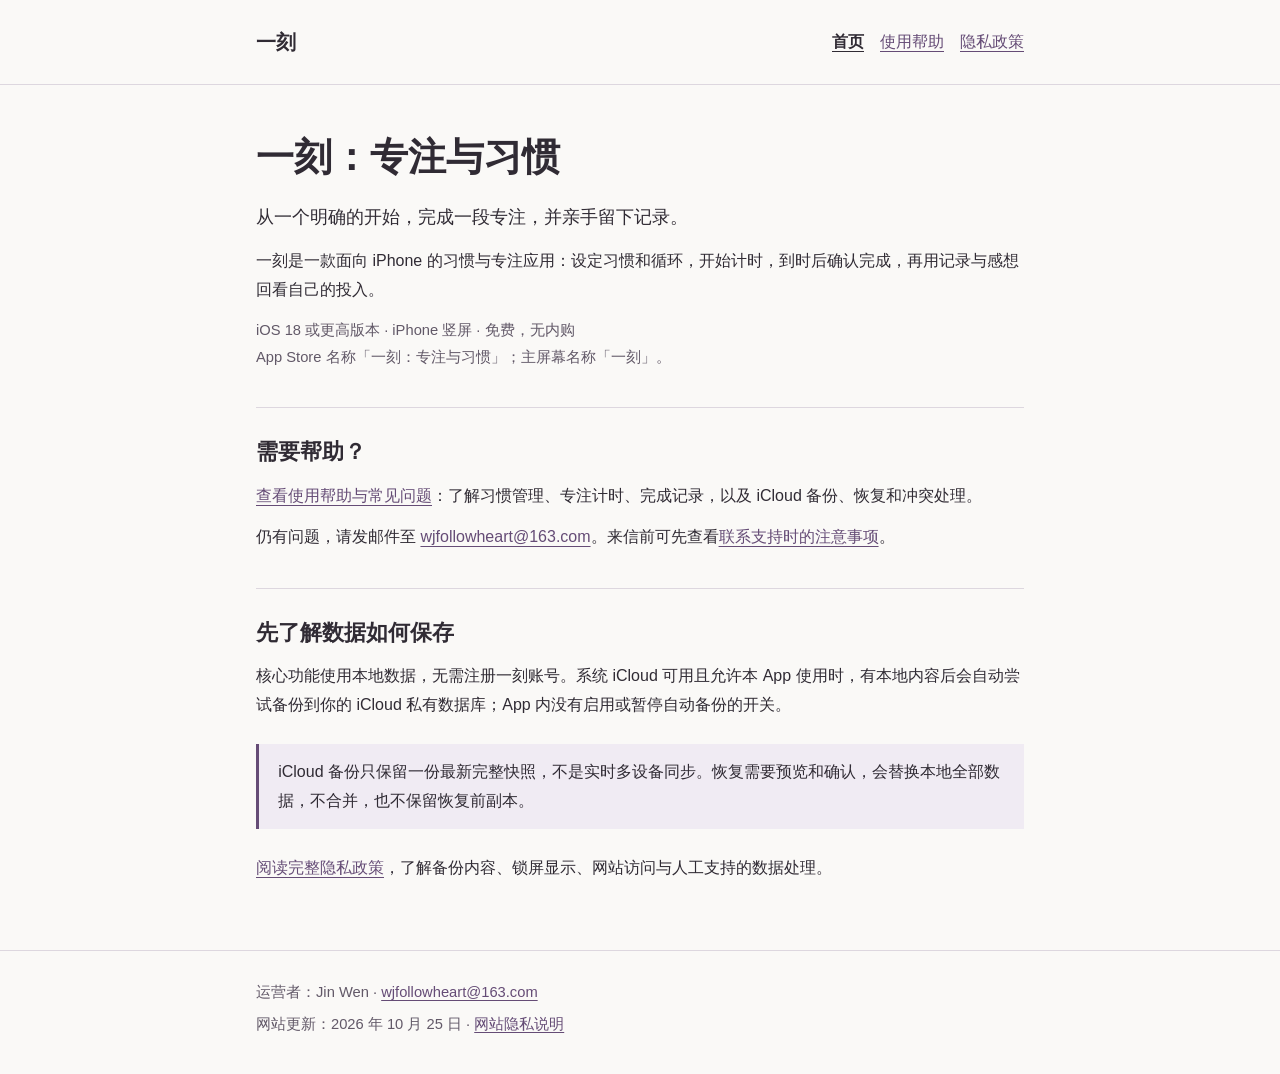
<file: index.html>
<!doctype html>
<html lang="zh-CN">
<head>
  <meta charset="utf-8">
  <meta name="viewport" content="width=device-width, initial-scale=1">
  <meta name="description" content="一刻：专注与习惯的官方支持网站，提供使用帮助、iCloud 备份与恢复说明及隐私政策。">
  <title>一刻：专注与习惯 · 支持网站</title>
  <link rel="stylesheet" href="styles.css">
</head>
<body>
  <a class="skip" href="#main">跳到正文</a>
  <header class="site-header">
    <div class="shell header-row">
      <a class="brand" href="index.html" aria-label="一刻，支持网站首页">一刻</a>
      <nav aria-label="主导航">
        <a href="index.html" aria-current="page">首页</a>
        <a href="support.html">使用帮助</a>
        <a href="privacy.html">隐私政策</a>
      </nav>
    </div>
  </header>
  <main id="main" class="shell">
    <h1>一刻：专注与习惯</h1>
    <p class="lead">从一个明确的开始，完成一段专注，并亲手留下记录。</p>
    <p>一刻是一款面向 iPhone 的习惯与专注应用：设定习惯和循环，开始计时，到时后确认完成，再用记录与感想回看自己的投入。</p>
    <p class="meta">iOS 18 或更高版本 · iPhone 竖屏 · 免费，无内购<br>App Store 名称「一刻：专注与习惯」；主屏幕名称「一刻」。</p>
    <section aria-labelledby="help">
      <h2 id="help">需要帮助？</h2>
      <p><a href="support.html">查看使用帮助与常见问题</a>：了解习惯管理、专注计时、完成记录，以及 iCloud 备份、恢复和冲突处理。</p>
      <p>仍有问题，请发邮件至 <a href="mailto:wjfollowheart@163.com">wjfollowheart@163.com</a>。来信前可先查看<a href="support.html#contact">联系支持时的注意事项</a>。</p>
    </section>
    <section aria-labelledby="data">
      <h2 id="data">先了解数据如何保存</h2>
      <p>核心功能使用本地数据，无需注册一刻账号。系统 iCloud 可用且允许本 App 使用时，有本地内容后会自动尝试备份到你的 iCloud 私有数据库；App 内没有启用或暂停自动备份的开关。</p>
      <div class="notice">
        <p>iCloud 备份只保留一份最新完整快照，不是实时多设备同步。恢复需要预览和确认，会替换本地全部数据，不合并，也不保留恢复前副本。</p>
      </div>
      <p><a href="privacy.html">阅读完整隐私政策</a>，了解备份内容、锁屏显示、网站访问与人工支持的数据处理。</p>
    </section>
  </main>
  <footer class="site-footer">
    <div class="shell">
      <p>运营者：Jin Wen · <a href="mailto:wjfollowheart@163.com">wjfollowheart@163.com</a></p>
      <p>网站更新：<time datetime="2026-10-25">2026 年 10 月 25 日</time> · <a href="privacy.html#website">网站隐私说明</a></p>
    </div>
  </footer>
</body>
</html>
</file>
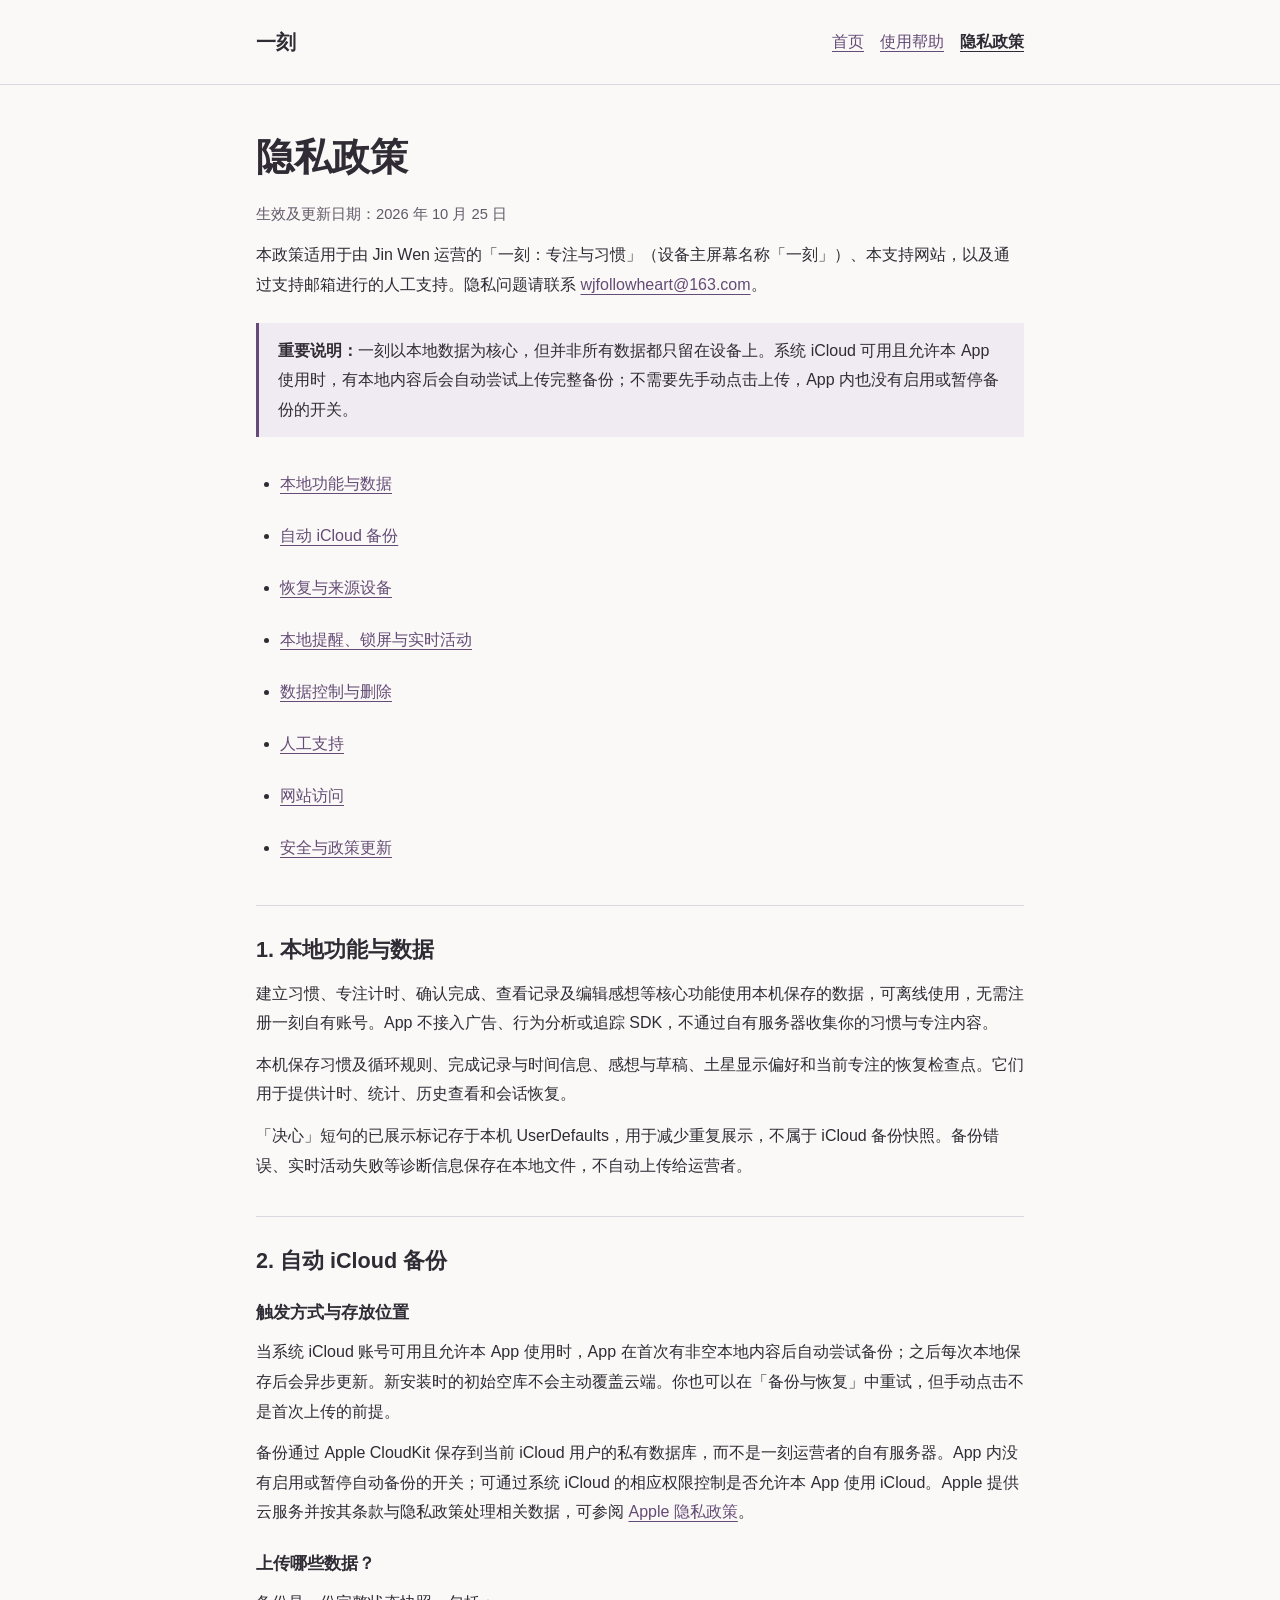
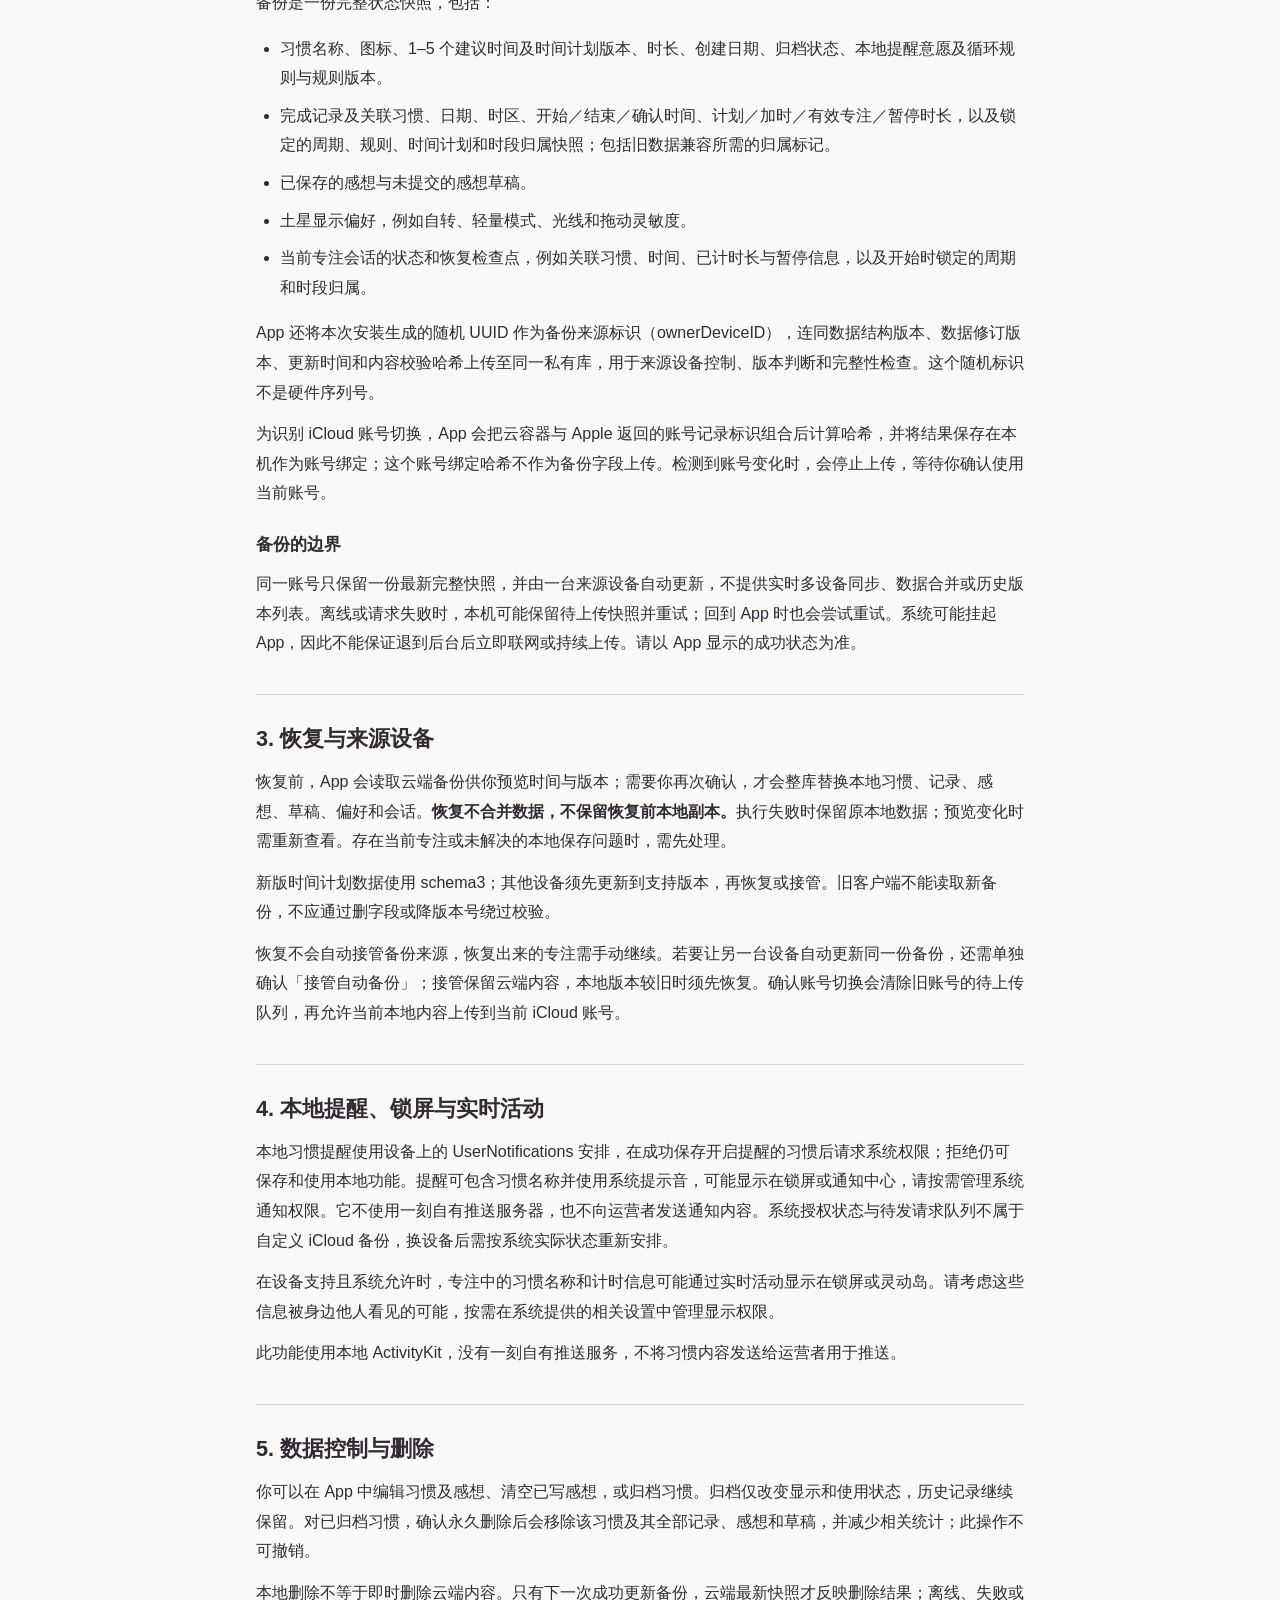
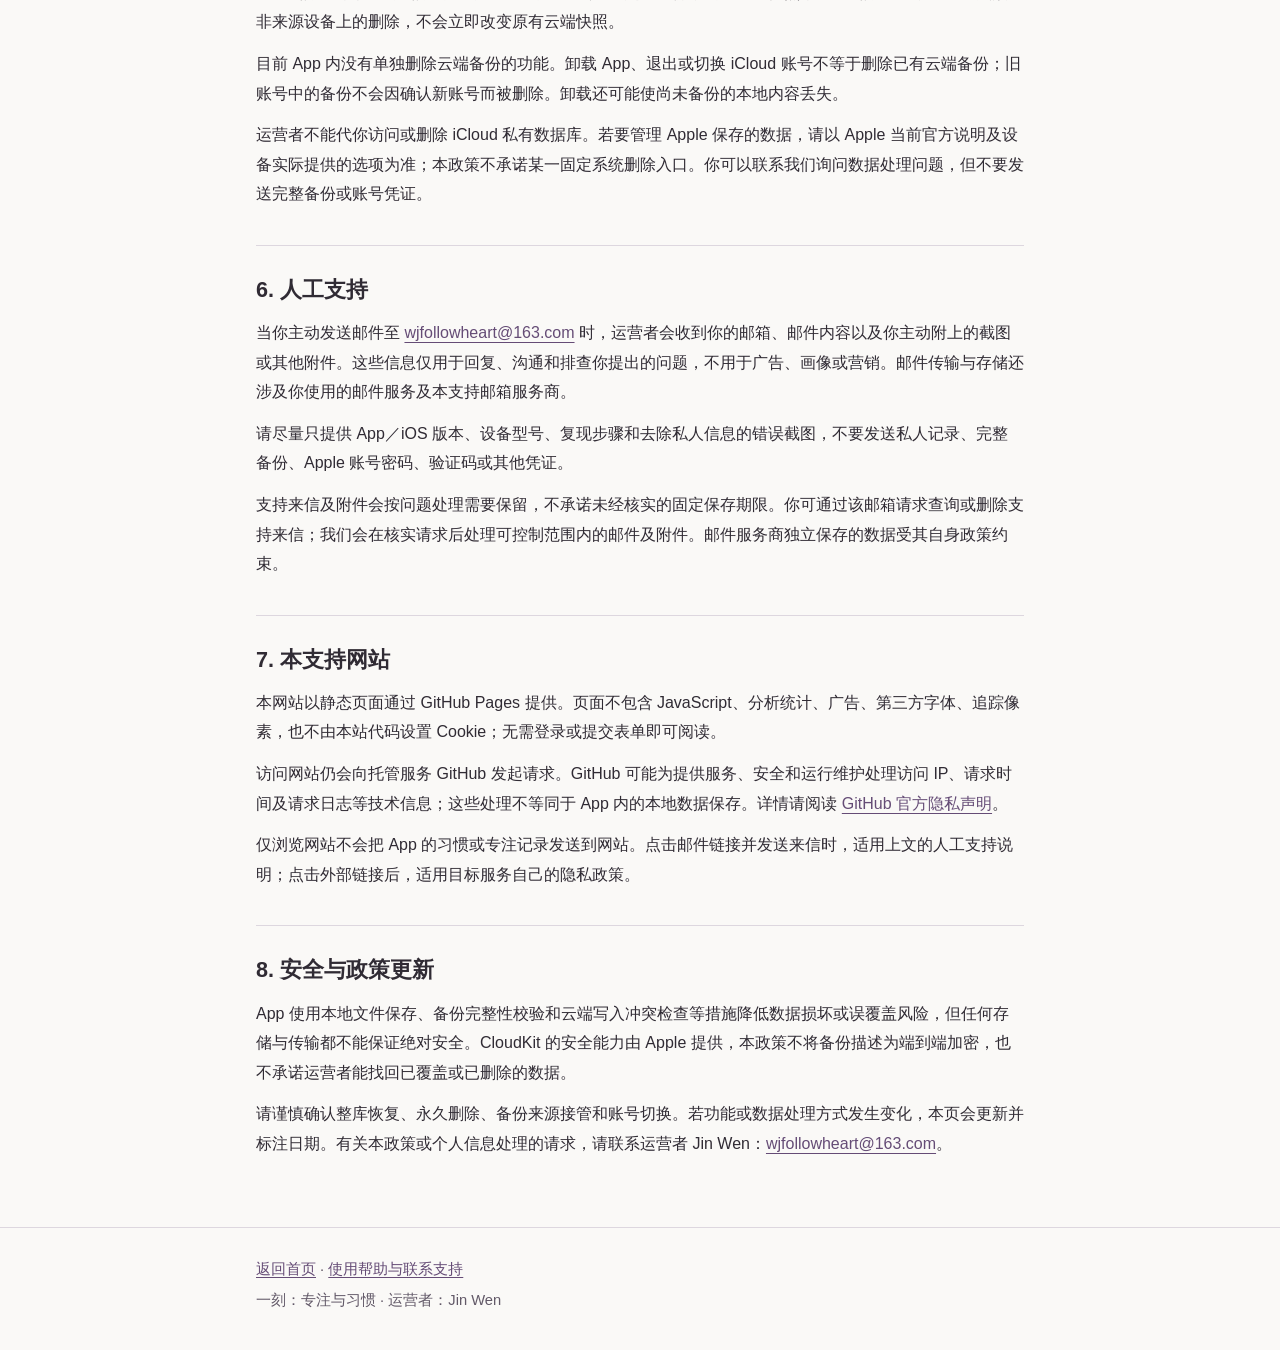
<file: privacy.html>
<!doctype html>
<html lang="zh-CN">
<head>
  <meta charset="utf-8">
  <meta name="viewport" content="width=device-width, initial-scale=1">
  <meta name="description" content="一刻的隐私政策：本地数据、自动 iCloud 私有备份、实时活动、网站访问与人工支持数据。">
  <title>隐私政策 · 一刻：专注与习惯</title>
  <link rel="stylesheet" href="styles.css">
</head>
<body>
  <a class="skip" href="#main">跳到正文</a>
  <header class="site-header">
    <div class="shell header-row">
      <a class="brand" href="index.html" aria-label="一刻，支持网站首页">一刻</a>
      <nav aria-label="主导航">
        <a href="index.html">首页</a>
        <a href="support.html">使用帮助</a>
        <a href="privacy.html" aria-current="page">隐私政策</a>
      </nav>
    </div>
  </header>
  <main id="main" class="shell">
    <h1>隐私政策</h1>
    <p class="meta">生效及更新日期：<time datetime="2026-10-25">2026 年 10 月 25 日</time></p>
    <p>本政策适用于由 Jin Wen 运营的「一刻：专注与习惯」（设备主屏幕名称「一刻」）、本支持网站，以及通过支持邮箱进行的人工支持。隐私问题请联系 <a href="mailto:wjfollowheart@163.com">wjfollowheart@163.com</a>。</p>
    <div class="notice">
      <p><strong>重要说明：</strong>一刻以本地数据为核心，但并非所有数据都只留在设备上。系统 iCloud 可用且允许本 App 使用时，有本地内容后会自动尝试上传完整备份；不需要先手动点击上传，App 内也没有启用或暂停备份的开关。</p>
    </div>
    <nav class="contents" aria-label="本页目录">
      <ul>
        <li><a href="#local">本地功能与数据</a></li>
        <li><a href="#icloud">自动 iCloud 备份</a></li>
        <li><a href="#restore">恢复与来源设备</a></li>
        <li><a href="#activity">本地提醒、锁屏与实时活动</a></li>
        <li><a href="#control">数据控制与删除</a></li>
        <li><a href="#support-data">人工支持</a></li>
        <li><a href="#website">网站访问</a></li>
        <li><a href="#security">安全与政策更新</a></li>
      </ul>
    </nav>
    <section aria-labelledby="local">
      <h2 id="local">1. 本地功能与数据</h2>
      <p>建立习惯、专注计时、确认完成、查看记录及编辑感想等核心功能使用本机保存的数据，可离线使用，无需注册一刻自有账号。App 不接入广告、行为分析或追踪 SDK，不通过自有服务器收集你的习惯与专注内容。</p>
      <p>本机保存习惯及循环规则、完成记录与时间信息、感想与草稿、土星显示偏好和当前专注的恢复检查点。它们用于提供计时、统计、历史查看和会话恢复。</p>
      <p>「决心」短句的已展示标记存于本机 UserDefaults，用于减少重复展示，不属于 iCloud 备份快照。备份错误、实时活动失败等诊断信息保存在本地文件，不自动上传给运营者。</p>
    </section>
    <section aria-labelledby="icloud">
      <h2 id="icloud">2. 自动 iCloud 备份</h2>
      <h3>触发方式与存放位置</h3>
      <p>当系统 iCloud 账号可用且允许本 App 使用时，App 在首次有非空本地内容后自动尝试备份；之后每次本地保存后会异步更新。新安装时的初始空库不会主动覆盖云端。你也可以在「备份与恢复」中重试，但手动点击不是首次上传的前提。</p>
      <p>备份通过 Apple CloudKit 保存到当前 iCloud 用户的私有数据库，而不是一刻运营者的自有服务器。App 内没有启用或暂停自动备份的开关；可通过系统 iCloud 的相应权限控制是否允许本 App 使用 iCloud。Apple 提供云服务并按其条款与隐私政策处理相关数据，可参阅 <a href="https://www.apple.com/legal/privacy/">Apple 隐私政策</a>。</p>
      <h3>上传哪些数据？</h3>
      <p>备份是一份完整状态快照，包括：</p>
      <ul>
        <li>习惯名称、图标、1–5 个建议时间及时间计划版本、时长、创建日期、归档状态、本地提醒意愿及循环规则与规则版本。</li>
        <li>完成记录及关联习惯、日期、时区、开始／结束／确认时间、计划／加时／有效专注／暂停时长，以及锁定的周期、规则、时间计划和时段归属快照；包括旧数据兼容所需的归属标记。</li>
        <li>已保存的感想与未提交的感想草稿。</li>
        <li>土星显示偏好，例如自转、轻量模式、光线和拖动灵敏度。</li>
        <li>当前专注会话的状态和恢复检查点，例如关联习惯、时间、已计时长与暂停信息，以及开始时锁定的周期和时段归属。</li>
      </ul>
      <p>App 还将本次安装生成的随机 UUID 作为备份来源标识（ownerDeviceID），连同数据结构版本、数据修订版本、更新时间和内容校验哈希上传至同一私有库，用于来源设备控制、版本判断和完整性检查。这个随机标识不是硬件序列号。</p>
      <p>为识别 iCloud 账号切换，App 会把云容器与 Apple 返回的账号记录标识组合后计算哈希，并将结果保存在本机作为账号绑定；这个账号绑定哈希不作为备份字段上传。检测到账号变化时，会停止上传，等待你确认使用当前账号。</p>
      <h3>备份的边界</h3>
      <p>同一账号只保留一份最新完整快照，并由一台来源设备自动更新，不提供实时多设备同步、数据合并或历史版本列表。离线或请求失败时，本机可能保留待上传快照并重试；回到 App 时也会尝试重试。系统可能挂起 App，因此不能保证退到后台后立即联网或持续上传。请以 App 显示的成功状态为准。</p>
    </section>
    <section aria-labelledby="restore">
      <h2 id="restore">3. 恢复与来源设备</h2>
      <p>恢复前，App 会读取云端备份供你预览时间与版本；需要你再次确认，才会整库替换本地习惯、记录、感想、草稿、偏好和会话。<strong>恢复不合并数据，不保留恢复前本地副本。</strong>执行失败时保留原本地数据；预览变化时需重新查看。存在当前专注或未解决的本地保存问题时，需先处理。</p>
      <p>新版时间计划数据使用 schema3；其他设备须先更新到支持版本，再恢复或接管。旧客户端不能读取新备份，不应通过删字段或降版本号绕过校验。</p>
      <p>恢复不会自动接管备份来源，恢复出来的专注需手动继续。若要让另一台设备自动更新同一份备份，还需单独确认「接管自动备份」；接管保留云端内容，本地版本较旧时须先恢复。确认账号切换会清除旧账号的待上传队列，再允许当前本地内容上传到当前 iCloud 账号。</p>
    </section>
    <section aria-labelledby="activity">
      <h2 id="activity">4. 本地提醒、锁屏与实时活动</h2>
      <p>本地习惯提醒使用设备上的 UserNotifications 安排，在成功保存开启提醒的习惯后请求系统权限；拒绝仍可保存和使用本地功能。提醒可包含习惯名称并使用系统提示音，可能显示在锁屏或通知中心，请按需管理系统通知权限。它不使用一刻自有推送服务器，也不向运营者发送通知内容。系统授权状态与待发请求队列不属于自定义 iCloud 备份，换设备后需按系统实际状态重新安排。</p>
      <p>在设备支持且系统允许时，专注中的习惯名称和计时信息可能通过实时活动显示在锁屏或灵动岛。请考虑这些信息被身边他人看见的可能，按需在系统提供的相关设置中管理显示权限。</p>
      <p>此功能使用本地 ActivityKit，没有一刻自有推送服务，不将习惯内容发送给运营者用于推送。</p>
    </section>
    <section aria-labelledby="control">
      <h2 id="control">5. 数据控制与删除</h2>
      <p>你可以在 App 中编辑习惯及感想、清空已写感想，或归档习惯。归档仅改变显示和使用状态，历史记录继续保留。对已归档习惯，确认永久删除后会移除该习惯及其全部记录、感想和草稿，并减少相关统计；此操作不可撤销。</p>
      <p>本地删除不等于即时删除云端内容。只有下一次成功更新备份，云端最新快照才反映删除结果；离线、失败或非来源设备上的删除，不会立即改变原有云端快照。</p>
      <p>目前 App 内没有单独删除云端备份的功能。卸载 App、退出或切换 iCloud 账号不等于删除已有云端备份；旧账号中的备份不会因确认新账号而被删除。卸载还可能使尚未备份的本地内容丢失。</p>
      <p>运营者不能代你访问或删除 iCloud 私有数据库。若要管理 Apple 保存的数据，请以 Apple 当前官方说明及设备实际提供的选项为准；本政策不承诺某一固定系统删除入口。你可以联系我们询问数据处理问题，但不要发送完整备份或账号凭证。</p>
    </section>
    <section aria-labelledby="support-data">
      <h2 id="support-data">6. 人工支持</h2>
      <p>当你主动发送邮件至 <a href="mailto:wjfollowheart@163.com">wjfollowheart@163.com</a> 时，运营者会收到你的邮箱、邮件内容以及你主动附上的截图或其他附件。这些信息仅用于回复、沟通和排查你提出的问题，不用于广告、画像或营销。邮件传输与存储还涉及你使用的邮件服务及本支持邮箱服务商。</p>
      <p>请尽量只提供 App／iOS 版本、设备型号、复现步骤和去除私人信息的错误截图，不要发送私人记录、完整备份、Apple 账号密码、验证码或其他凭证。</p>
      <p>支持来信及附件会按问题处理需要保留，不承诺未经核实的固定保存期限。你可通过该邮箱请求查询或删除支持来信；我们会在核实请求后处理可控制范围内的邮件及附件。邮件服务商独立保存的数据受其自身政策约束。</p>
    </section>
    <section aria-labelledby="website">
      <h2 id="website">7. 本支持网站</h2>
      <p>本网站以静态页面通过 GitHub Pages 提供。页面不包含 JavaScript、分析统计、广告、第三方字体、追踪像素，也不由本站代码设置 Cookie；无需登录或提交表单即可阅读。</p>
      <p>访问网站仍会向托管服务 GitHub 发起请求。GitHub 可能为提供服务、安全和运行维护处理访问 IP、请求时间及请求日志等技术信息；这些处理不等同于 App 内的本地数据保存。详情请阅读 <a href="https://docs.github.com/en/site-policy/privacy-policies/github-general-privacy-statement">GitHub 官方隐私声明</a>。</p>
      <p>仅浏览网站不会把 App 的习惯或专注记录发送到网站。点击邮件链接并发送来信时，适用上文的人工支持说明；点击外部链接后，适用目标服务自己的隐私政策。</p>
    </section>
    <section aria-labelledby="security">
      <h2 id="security">8. 安全与政策更新</h2>
      <p>App 使用本地文件保存、备份完整性校验和云端写入冲突检查等措施降低数据损坏或误覆盖风险，但任何存储与传输都不能保证绝对安全。CloudKit 的安全能力由 Apple 提供，本政策不将备份描述为端到端加密，也不承诺运营者能找回已覆盖或已删除的数据。</p>
      <p>请谨慎确认整库恢复、永久删除、备份来源接管和账号切换。若功能或数据处理方式发生变化，本页会更新并标注日期。有关本政策或个人信息处理的请求，请联系运营者 Jin Wen：<a href="mailto:wjfollowheart@163.com">wjfollowheart@163.com</a>。</p>
    </section>
  </main>
  <footer class="site-footer">
    <div class="shell">
      <p><a href="index.html">返回首页</a> · <a href="support.html">使用帮助与联系支持</a></p>
      <p>一刻：专注与习惯 · 运营者：Jin Wen</p>
    </div>
  </footer>
</body>
</html>
</file>
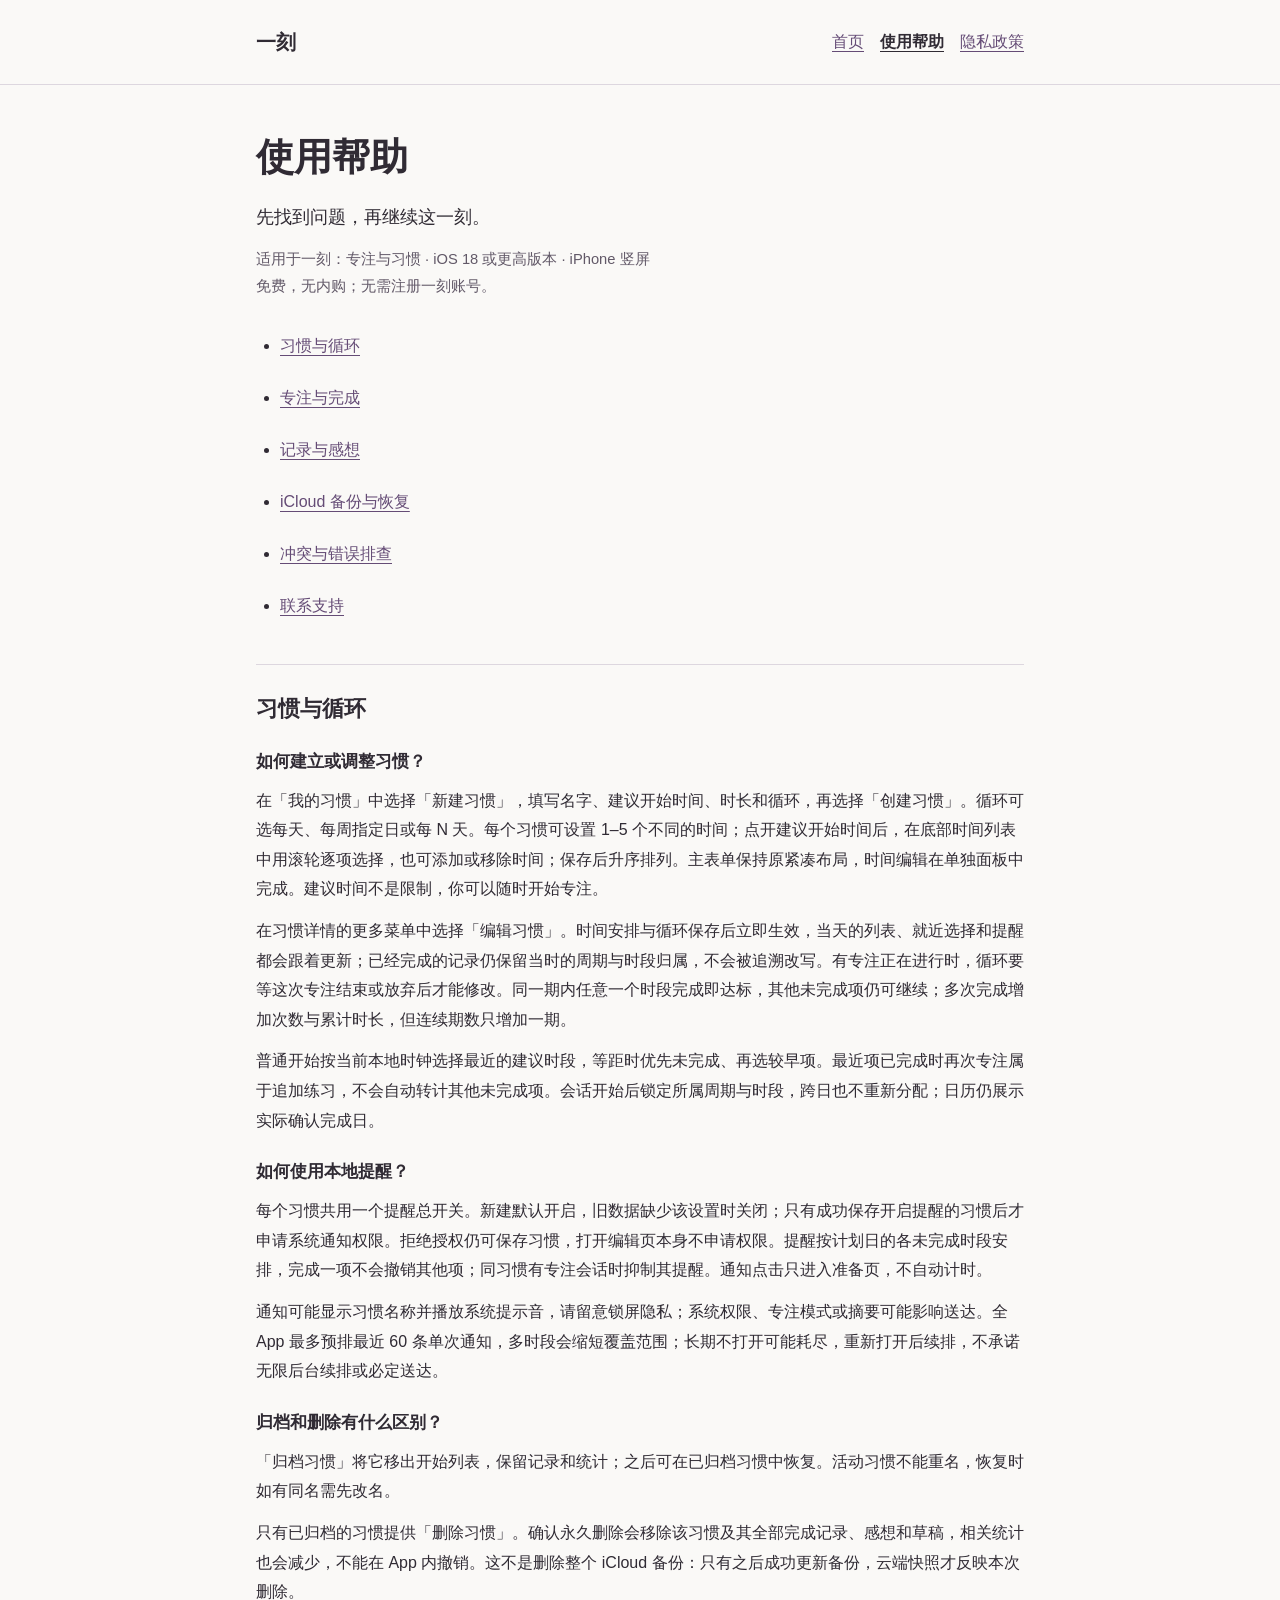
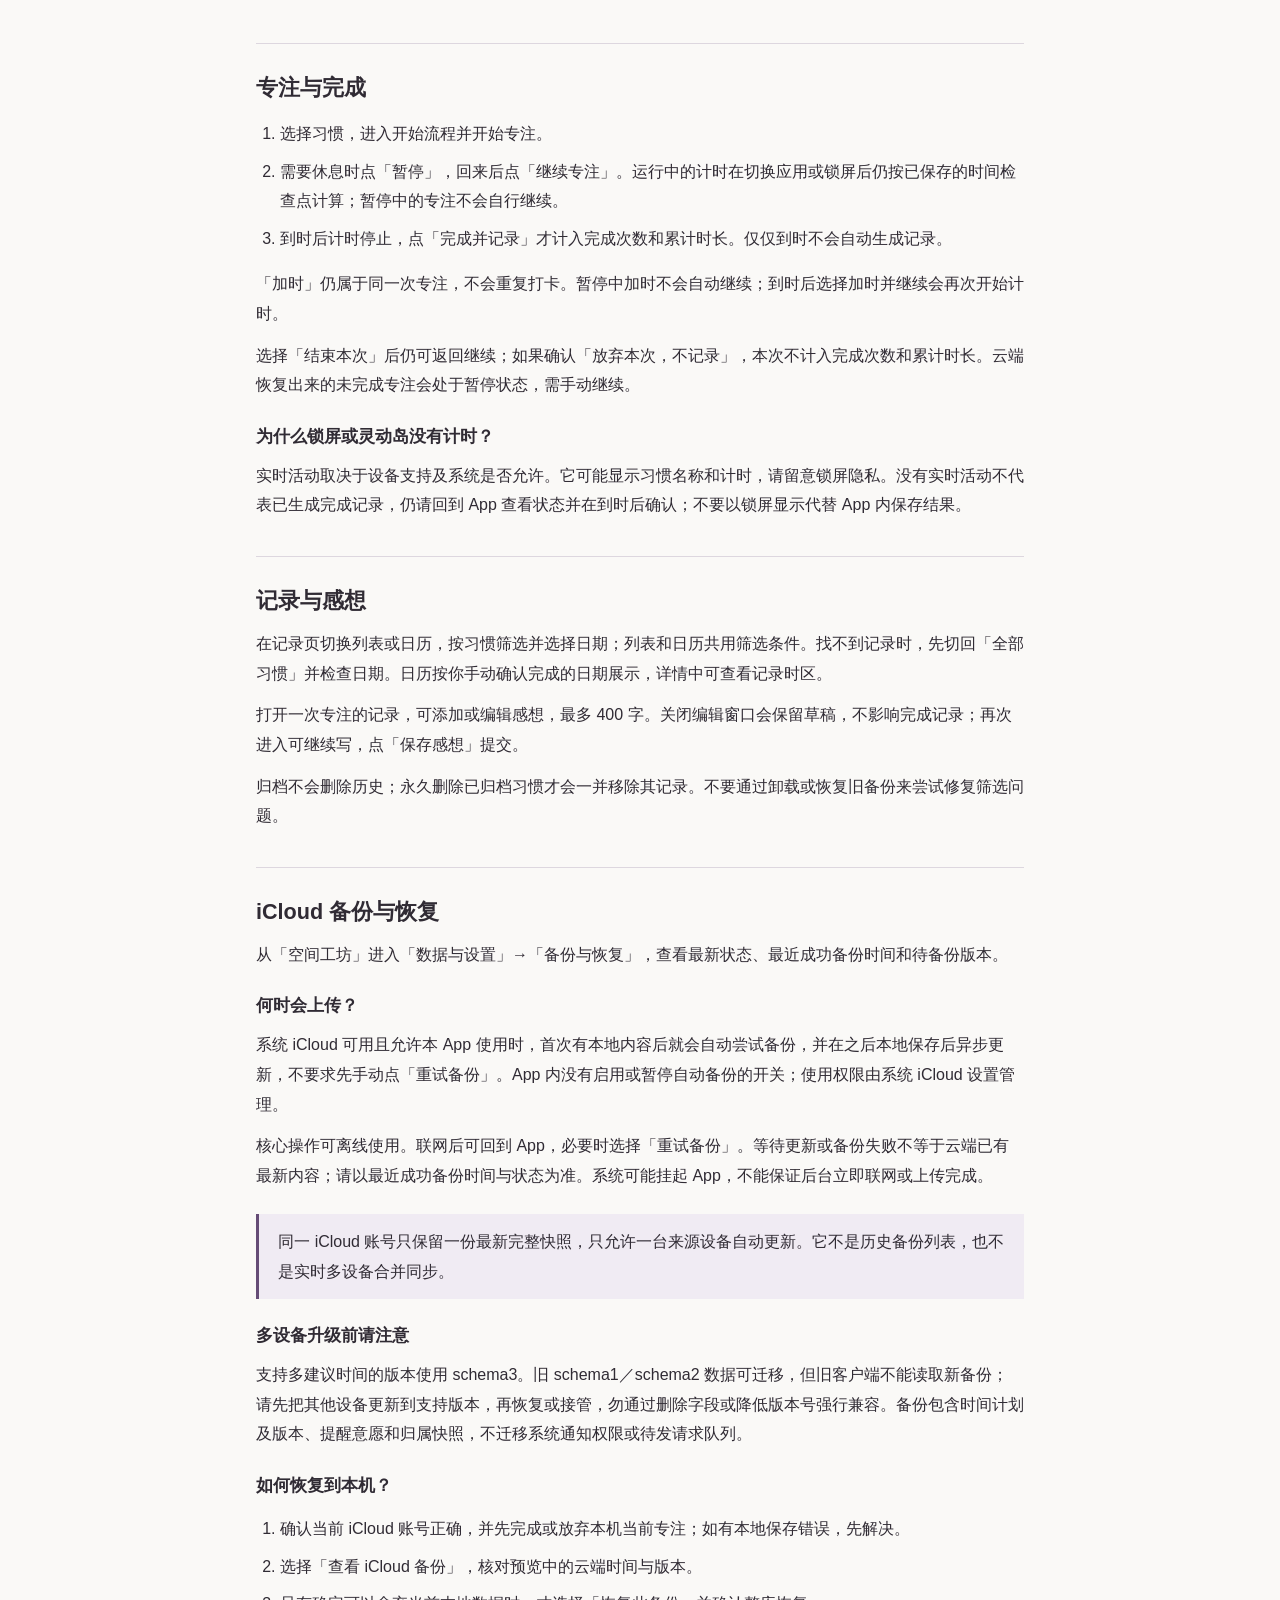
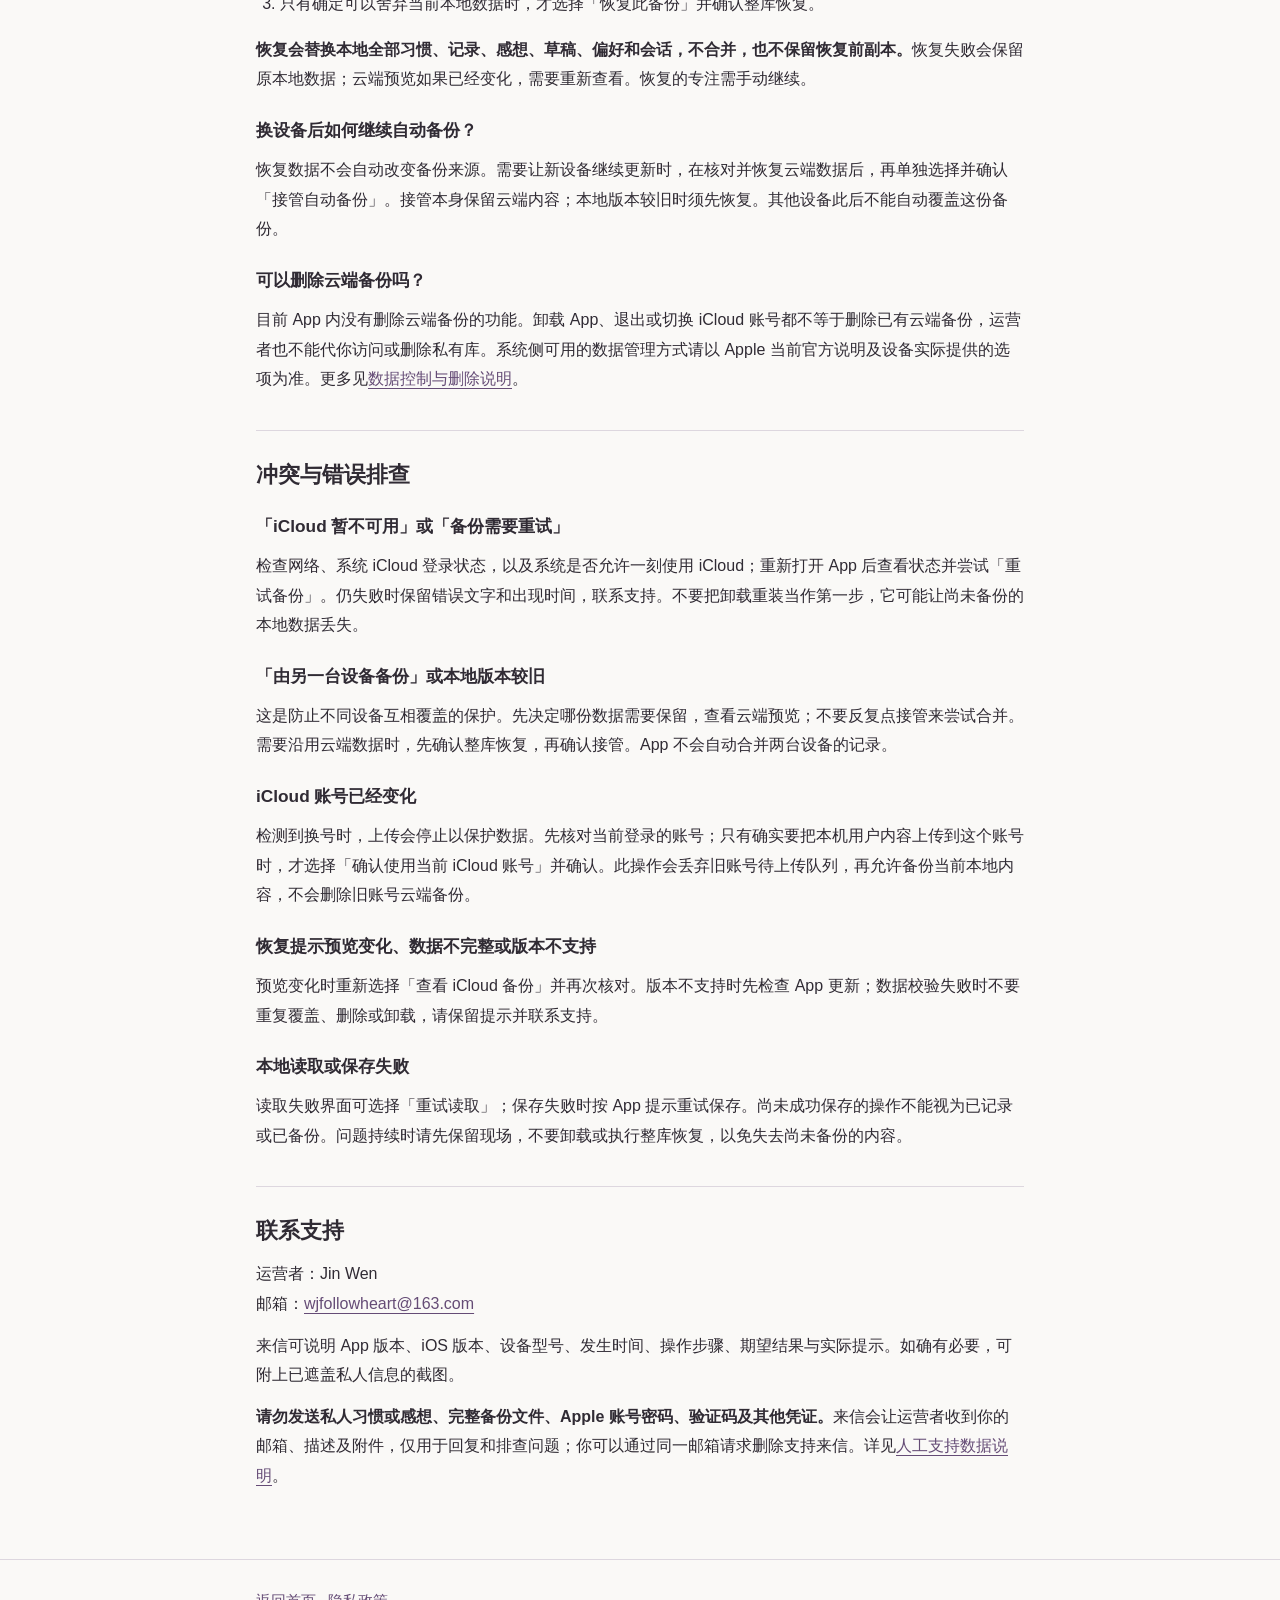
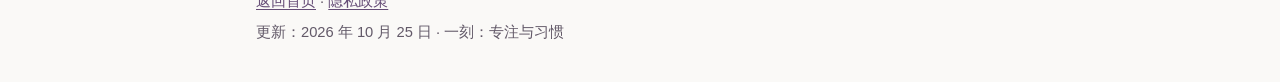
<file: support.html>
<!doctype html>
<html lang="zh-CN">
<head>
  <meta charset="utf-8">
  <meta name="viewport" content="width=device-width, initial-scale=1">
  <meta name="description" content="一刻的使用帮助：习惯、专注计时、记录与感想、iCloud 备份恢复及常见错误排查。">
  <title>使用帮助 · 一刻：专注与习惯</title>
  <link rel="stylesheet" href="styles.css">
</head>
<body>
  <a class="skip" href="#main">跳到正文</a>
  <header class="site-header">
    <div class="shell header-row">
      <a class="brand" href="index.html" aria-label="一刻，支持网站首页">一刻</a>
      <nav aria-label="主导航">
        <a href="index.html">首页</a>
        <a href="support.html" aria-current="page">使用帮助</a>
        <a href="privacy.html">隐私政策</a>
      </nav>
    </div>
  </header>
  <main id="main" class="shell">
    <h1>使用帮助</h1>
    <p class="lead">先找到问题，再继续这一刻。</p>
    <p class="meta">适用于一刻：专注与习惯 · iOS 18 或更高版本 · iPhone 竖屏<br>免费，无内购；无需注册一刻账号。</p>
    <nav class="contents" aria-label="本页目录">
      <ul>
        <li><a href="#habits">习惯与循环</a></li>
        <li><a href="#focus">专注与完成</a></li>
        <li><a href="#records">记录与感想</a></li>
        <li><a href="#backup">iCloud 备份与恢复</a></li>
        <li><a href="#errors">冲突与错误排查</a></li>
        <li><a href="#contact">联系支持</a></li>
      </ul>
    </nav>
    <section aria-labelledby="habits">
      <h2 id="habits">习惯与循环</h2>
      <h3>如何建立或调整习惯？</h3>
      <p>在「我的习惯」中选择「新建习惯」，填写名字、建议开始时间、时长和循环，再选择「创建习惯」。循环可选每天、每周指定日或每 N 天。每个习惯可设置 1–5 个不同的时间；点开建议开始时间后，在底部时间列表中用滚轮逐项选择，也可添加或移除时间；保存后升序排列。主表单保持原紧凑布局，时间编辑在单独面板中完成。建议时间不是限制，你可以随时开始专注。</p>
      <p>在习惯详情的更多菜单中选择「编辑习惯」。时间安排与循环保存后立即生效，当天的列表、就近选择和提醒都会跟着更新；已经完成的记录仍保留当时的周期与时段归属，不会被追溯改写。有专注正在进行时，循环要等这次专注结束或放弃后才能修改。同一期内任意一个时段完成即达标，其他未完成项仍可继续；多次完成增加次数与累计时长，但连续期数只增加一期。</p>
      <p>普通开始按当前本地时钟选择最近的建议时段，等距时优先未完成、再选较早项。最近项已完成时再次专注属于追加练习，不会自动转计其他未完成项。会话开始后锁定所属周期与时段，跨日也不重新分配；日历仍展示实际确认完成日。</p>
      <h3>如何使用本地提醒？</h3>
      <p>每个习惯共用一个提醒总开关。新建默认开启，旧数据缺少该设置时关闭；只有成功保存开启提醒的习惯后才申请系统通知权限。拒绝授权仍可保存习惯，打开编辑页本身不申请权限。提醒按计划日的各未完成时段安排，完成一项不会撤销其他项；同习惯有专注会话时抑制其提醒。通知点击只进入准备页，不自动计时。</p>
      <p>通知可能显示习惯名称并播放系统提示音，请留意锁屏隐私；系统权限、专注模式或摘要可能影响送达。全 App 最多预排最近 60 条单次通知，多时段会缩短覆盖范围；长期不打开可能耗尽，重新打开后续排，不承诺无限后台续排或必定送达。</p>
      <h3>归档和删除有什么区别？</h3>
      <p>「归档习惯」将它移出开始列表，保留记录和统计；之后可在已归档习惯中恢复。活动习惯不能重名，恢复时如有同名需先改名。</p>
      <p>只有已归档的习惯提供「删除习惯」。确认永久删除会移除该习惯及其全部完成记录、感想和草稿，相关统计也会减少，不能在 App 内撤销。这不是删除整个 iCloud 备份：只有之后成功更新备份，云端快照才反映本次删除。</p>
    </section>
    <section aria-labelledby="focus">
      <h2 id="focus">专注与完成</h2>
      <ol>
        <li>选择习惯，进入开始流程并开始专注。</li>
        <li>需要休息时点「暂停」，回来后点「继续专注」。运行中的计时在切换应用或锁屏后仍按已保存的时间检查点计算；暂停中的专注不会自行继续。</li>
        <li>到时后计时停止，点「完成并记录」才计入完成次数和累计时长。仅仅到时不会自动生成记录。</li>
      </ol>
      <p>「加时」仍属于同一次专注，不会重复打卡。暂停中加时不会自动继续；到时后选择加时并继续会再次开始计时。</p>
      <p>选择「结束本次」后仍可返回继续；如果确认「放弃本次，不记录」，本次不计入完成次数和累计时长。云端恢复出来的未完成专注会处于暂停状态，需手动继续。</p>
      <h3>为什么锁屏或灵动岛没有计时？</h3>
      <p>实时活动取决于设备支持及系统是否允许。它可能显示习惯名称和计时，请留意锁屏隐私。没有实时活动不代表已生成完成记录，仍请回到 App 查看状态并在到时后确认；不要以锁屏显示代替 App 内保存结果。</p>
    </section>
    <section aria-labelledby="records">
      <h2 id="records">记录与感想</h2>
      <p>在记录页切换列表或日历，按习惯筛选并选择日期；列表和日历共用筛选条件。找不到记录时，先切回「全部习惯」并检查日期。日历按你手动确认完成的日期展示，详情中可查看记录时区。</p>
      <p>打开一次专注的记录，可添加或编辑感想，最多 400 字。关闭编辑窗口会保留草稿，不影响完成记录；再次进入可继续写，点「保存感想」提交。</p>
      <p>归档不会删除历史；永久删除已归档习惯才会一并移除其记录。不要通过卸载或恢复旧备份来尝试修复筛选问题。</p>
    </section>
    <section aria-labelledby="backup">
      <h2 id="backup">iCloud 备份与恢复</h2>
      <p>从「空间工坊」进入「数据与设置」→「备份与恢复」，查看最新状态、最近成功备份时间和待备份版本。</p>
      <h3>何时会上传？</h3>
      <p>系统 iCloud 可用且允许本 App 使用时，首次有本地内容后就会自动尝试备份，并在之后本地保存后异步更新，不要求先手动点「重试备份」。App 内没有启用或暂停自动备份的开关；使用权限由系统 iCloud 设置管理。</p>
      <p>核心操作可离线使用。联网后可回到 App，必要时选择「重试备份」。等待更新或备份失败不等于云端已有最新内容；请以最近成功备份时间与状态为准。系统可能挂起 App，不能保证后台立即联网或上传完成。</p>
      <div class="notice">
        <p>同一 iCloud 账号只保留一份最新完整快照，只允许一台来源设备自动更新。它不是历史备份列表，也不是实时多设备合并同步。</p>
      </div>
      <h3>多设备升级前请注意</h3>
      <p>支持多建议时间的版本使用 schema3。旧 schema1／schema2 数据可迁移，但旧客户端不能读取新备份；请先把其他设备更新到支持版本，再恢复或接管，勿通过删除字段或降低版本号强行兼容。备份包含时间计划及版本、提醒意愿和归属快照，不迁移系统通知权限或待发请求队列。</p>
      <h3>如何恢复到本机？</h3>
      <ol>
        <li>确认当前 iCloud 账号正确，并先完成或放弃本机当前专注；如有本地保存错误，先解决。</li>
        <li>选择「查看 iCloud 备份」，核对预览中的云端时间与版本。</li>
        <li>只有确定可以舍弃当前本地数据时，才选择「恢复此备份」并确认整库恢复。</li>
      </ol>
      <p><strong>恢复会替换本地全部习惯、记录、感想、草稿、偏好和会话，不合并，也不保留恢复前副本。</strong>恢复失败会保留原本地数据；云端预览如果已经变化，需要重新查看。恢复的专注需手动继续。</p>
      <h3>换设备后如何继续自动备份？</h3>
      <p>恢复数据不会自动改变备份来源。需要让新设备继续更新时，在核对并恢复云端数据后，再单独选择并确认「接管自动备份」。接管本身保留云端内容；本地版本较旧时须先恢复。其他设备此后不能自动覆盖这份备份。</p>
      <h3>可以删除云端备份吗？</h3>
      <p>目前 App 内没有删除云端备份的功能。卸载 App、退出或切换 iCloud 账号都不等于删除已有云端备份，运营者也不能代你访问或删除私有库。系统侧可用的数据管理方式请以 Apple 当前官方说明及设备实际提供的选项为准。更多见<a href="privacy.html#control">数据控制与删除说明</a>。</p>
    </section>
    <section aria-labelledby="errors">
      <h2 id="errors">冲突与错误排查</h2>
      <h3>「iCloud 暂不可用」或「备份需要重试」</h3>
      <p>检查网络、系统 iCloud 登录状态，以及系统是否允许一刻使用 iCloud；重新打开 App 后查看状态并尝试「重试备份」。仍失败时保留错误文字和出现时间，联系支持。不要把卸载重装当作第一步，它可能让尚未备份的本地数据丢失。</p>
      <h3>「由另一台设备备份」或本地版本较旧</h3>
      <p>这是防止不同设备互相覆盖的保护。先决定哪份数据需要保留，查看云端预览；不要反复点接管来尝试合并。需要沿用云端数据时，先确认整库恢复，再确认接管。App 不会自动合并两台设备的记录。</p>
      <h3>iCloud 账号已经变化</h3>
      <p>检测到换号时，上传会停止以保护数据。先核对当前登录的账号；只有确实要把本机用户内容上传到这个账号时，才选择「确认使用当前 iCloud 账号」并确认。此操作会丢弃旧账号待上传队列，再允许备份当前本地内容，不会删除旧账号云端备份。</p>
      <h3>恢复提示预览变化、数据不完整或版本不支持</h3>
      <p>预览变化时重新选择「查看 iCloud 备份」并再次核对。版本不支持时先检查 App 更新；数据校验失败时不要重复覆盖、删除或卸载，请保留提示并联系支持。</p>
      <h3>本地读取或保存失败</h3>
      <p>读取失败界面可选择「重试读取」；保存失败时按 App 提示重试保存。尚未成功保存的操作不能视为已记录或已备份。问题持续时请先保留现场，不要卸载或执行整库恢复，以免失去尚未备份的内容。</p>
    </section>
    <section aria-labelledby="contact">
      <h2 id="contact">联系支持</h2>
      <p>运营者：Jin Wen<br>邮箱：<a href="mailto:wjfollowheart@163.com">wjfollowheart@163.com</a></p>
      <p>来信可说明 App 版本、iOS 版本、设备型号、发生时间、操作步骤、期望结果与实际提示。如确有必要，可附上已遮盖私人信息的截图。</p>
      <p><strong>请勿发送私人习惯或感想、完整备份文件、Apple 账号密码、验证码及其他凭证。</strong>来信会让运营者收到你的邮箱、描述及附件，仅用于回复和排查问题；你可以通过同一邮箱请求删除支持来信。详见<a href="privacy.html#support-data">人工支持数据说明</a>。</p>
    </section>
  </main>
  <footer class="site-footer">
    <div class="shell">
      <p><a href="index.html">返回首页</a> · <a href="privacy.html">隐私政策</a></p>
      <p>更新：<time datetime="2026-10-25">2026 年 10 月 25 日</time> · 一刻：专注与习惯</p>
    </div>
  </footer>
</body>
</html>
</file>
<file: styles.css>
:root {
  color-scheme: light;
  --paper: #faf9f7;
  --ink: #302b34;
  --muted: #625968;
  --accent: #654c76;
  --line: #ddd7df;
  --notice: #f0ebf3;
}
* { box-sizing: border-box; }
html { scroll-padding-top: 1.5rem; }
body {
  margin: 0;
  background: var(--paper);
  color: var(--ink);
  font-family: -apple-system, BlinkMacSystemFont, "PingFang SC", "Microsoft YaHei", sans-serif;
  font-size: 1rem;
  line-height: 1.85;
  overflow-wrap: anywhere;
}
a { color: var(--accent); text-underline-offset: .22em; }
a:hover { text-decoration-thickness: .13em; }
a:focus-visible { outline: 3px solid var(--accent); outline-offset: 4px; border-radius: 2px; }
.shell { width: min(100% - 2.5rem, 48rem); margin-inline: auto; }
.skip { position: absolute; left: 1rem; top: -6rem; padding: .6rem 1rem; background: white; z-index: 1; }
.skip:focus { top: .5rem; }
.site-header { padding-block: 1.25rem; border-bottom: 1px solid var(--line); }
.header-row { display: flex; align-items: center; justify-content: space-between; gap: .5rem 1.5rem; flex-wrap: wrap; }
.brand { color: var(--ink); font-size: 1.25rem; font-weight: 650; text-decoration: none; }
nav { display: flex; gap: .25rem 1rem; flex-wrap: wrap; }
nav a { display: inline-flex; align-items: center; min-height: 44px; }
nav a[aria-current="page"] { color: var(--ink); font-weight: 650; }
main { padding-block: 2.75rem 3.5rem; }
h1, h2, h3 { line-height: 1.45; font-weight: 650; }
h1 { margin: 0 0 1rem; font-size: clamp(1.85rem, 5vw, 2.4rem); }
h2 { margin: 0 0 .8rem; font-size: 1.35rem; }
h3 { margin: 1.5rem 0 .5rem; font-size: 1.08rem; }
p { margin: .75rem 0; }
ul, ol { padding-left: 1.5rem; }
li + li { margin-top: .5rem; }
section { margin-top: 2.25rem; padding-top: 1.75rem; border-top: 1px solid var(--line); }
.lead { font-size: 1.12rem; }
.meta, .site-footer { color: var(--muted); font-size: .92rem; }
.notice { padding: .8rem 1.2rem; margin-block: 1.5rem; background: var(--notice); border-left: 3px solid var(--accent); }
.notice p:first-child { margin-top: 0; }
.notice p:last-child { margin-bottom: 0; }
.contents { display: block; margin-top: 1.5rem; }
.contents ul { margin-block: .4rem; }
.contents a { min-height: 44px; display: inline-flex; align-items: center; }
.site-footer { padding-block: 1.5rem 2rem; border-top: 1px solid var(--line); }
.site-footer p { margin: .25rem 0; }
@media (max-width: 30rem) {
  main { padding-top: 2rem; }
  .header-row { align-items: flex-start; }
  .header-row nav { width: 100%; }
}
@media print {
  body { background: white; color: black; }
  .skip, .site-header nav, .contents { display: none; }
  .shell { width: 100%; }
  main { padding-block: 1rem; }
  a { color: inherit; }
  h2, h3 { break-after: avoid; }
}
</file>
